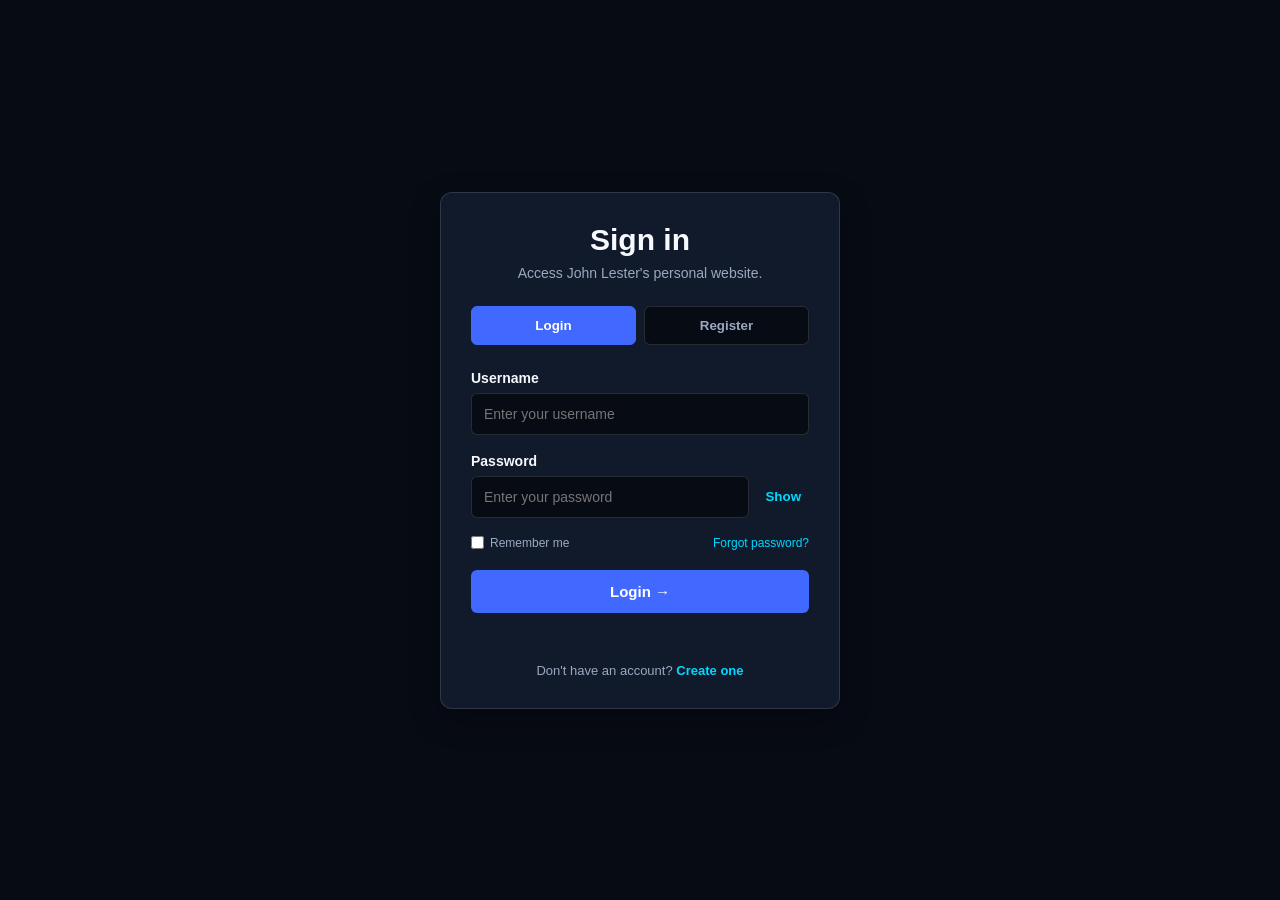
<file: index.html>
<!DOCTYPE html>
<html lang="en">
<head>
    <meta charset="UTF-8">
    <meta name="viewport" content="width=device-width, initial-scale=1.0">
    <title>Home | John Lester Francisco</title>
    <link rel="stylesheet" href="style.css">
    <script src="site.js"></script>
</head>
<body>

<header class="site-intro">
    <p>My Personal Website • Second-Year BSIT Student</p>
</header>

<main>
    <!-- HERO SECTION -->
    <section class="container hero">
        <div>
            <span class="badge">BSIT • COLLEGE OF COMPUTING AND INFORMATION SCIENCES</span>

            <h2>Hello, I'm <span>John Lester</span>.</h2>

            <p>
                I am a first-year Bachelor of Science in Information
                Technology student who enjoys learning about computers,
                programming, websites, and new technologies.
            </p>

            <div class="hero-buttons">
                <a class="btn" href="skills.html">Explore My Skills</a>
                <a class="btn secondary" href="contact.html">Contact Me</a>
            </div>
        </div>

        <div class="hero-card">
            <img src="IMAGES/les.png" alt="John Lester in graduation attire">
        </div>
    </section>

    <!-- ABOUT ME SECTION -->
    <section class="container">
        <div class="section-title">
            <h2>About <span>Me</span></h2>
            <p>
                I want to improve my skills and eventually create websites
                and useful computer applications.
            </p>
        </div>

        <div class="profile">
            <img src="IMAGES/les.png" alt="John Lester's profile photo">

            <div>
                <h3>My Journey</h3>
                <p>
                    I am motivated to learn computers, programming, and
                    new technologies. Every project gives me a chance to
                    practice, make mistakes, and improve.
                </p>
                <p style="margin-top: 15px;">
                    <strong style="color: #a8e63d;">
                        “Keep learning, keep improving, and never give up.”
                    </strong>
                </p>
            </div>
        </div>
    </section>
</main>

<footer>© 2026 John Lester Francisco • BSIT Student</footer>

</body>
</html>
</file>
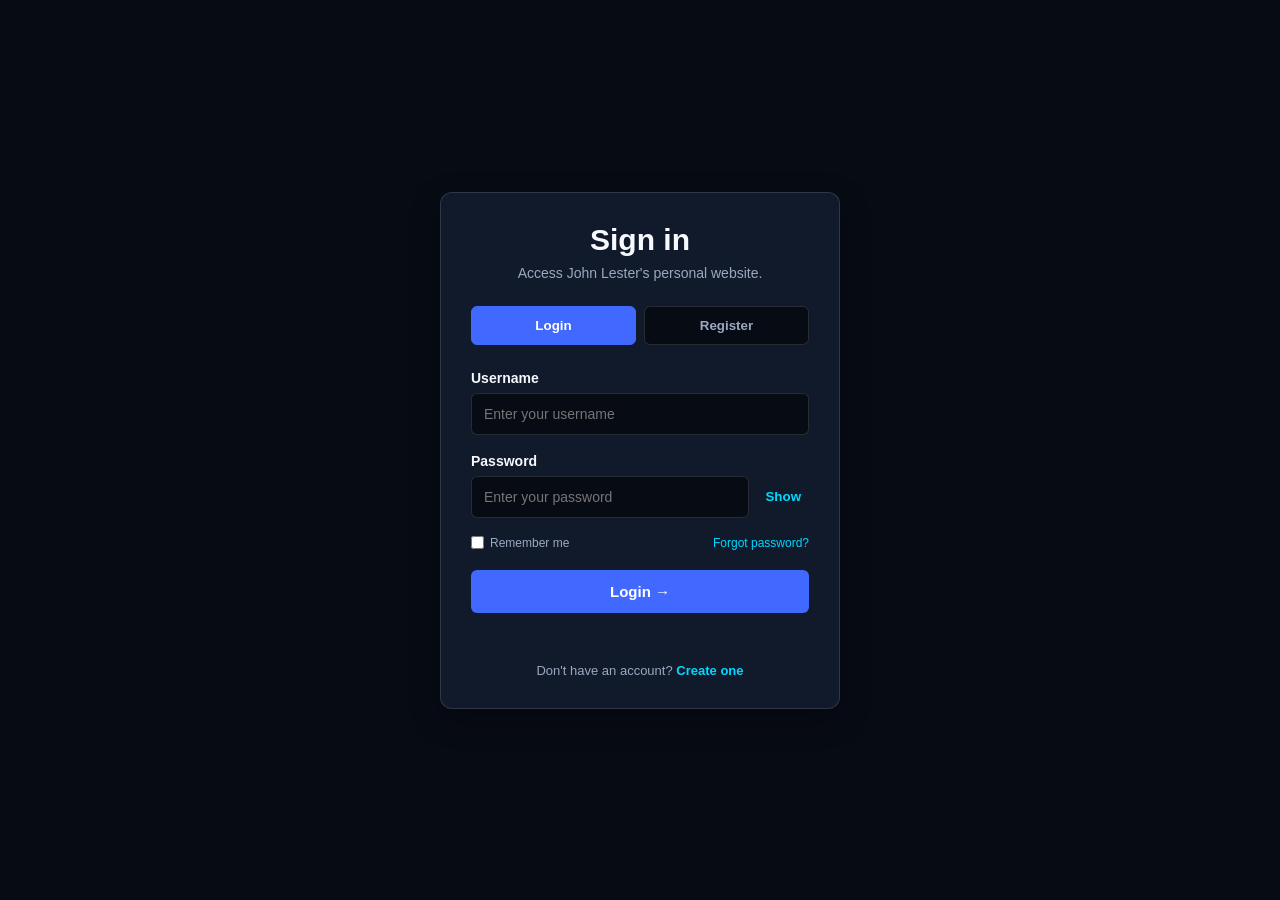
<file: contact.html>
<!DOCTYPE html>
<html lang="en">
<head>
<meta charset="UTF-8">
<meta name="viewport" content="width=device-width, initial-scale=1.0">
<title>Contact | John Lester</title>
<link rel="stylesheet" href="style.css">
<script src="site.js"></script>
</head>
<body>
<header><h1>Contact Me</h1><p>Send a message through this sample contact form.</p></header>
<main class="container">
<div class="section-title"><h2>Let's <span>Connect</span></h2><p>This is a front-end school project, so the form displays a confirmation instead of sending an actual email.</p></div>
<form class="contact-form" id="contactForm">
<input id="contactName" type="text" placeholder="Your name" aria-label="Your name" required>
<input id="contactEmail" type="email" placeholder="Your email" aria-label="Your email" required>
<textarea id="contactMessage" placeholder="Your message" aria-label="Your message" required></textarea>
<button class="btn" type="submit">Send message</button>
<p id="contactResult" role="status" style="text-align:center;"></p>
</form>
</main>
<footer>© 2026 John Lester Francisco</footer>
<script>
document.getElementById("contactForm").addEventListener("submit", function (e) {
    e.preventDefault();
    const result = document.getElementById("contactResult");
    result.textContent = "Thank you! Your message has been received for this demo.";
    result.style.color = "#a8e63d";
    this.reset();
});
</script>
</body>
</html>
</file>
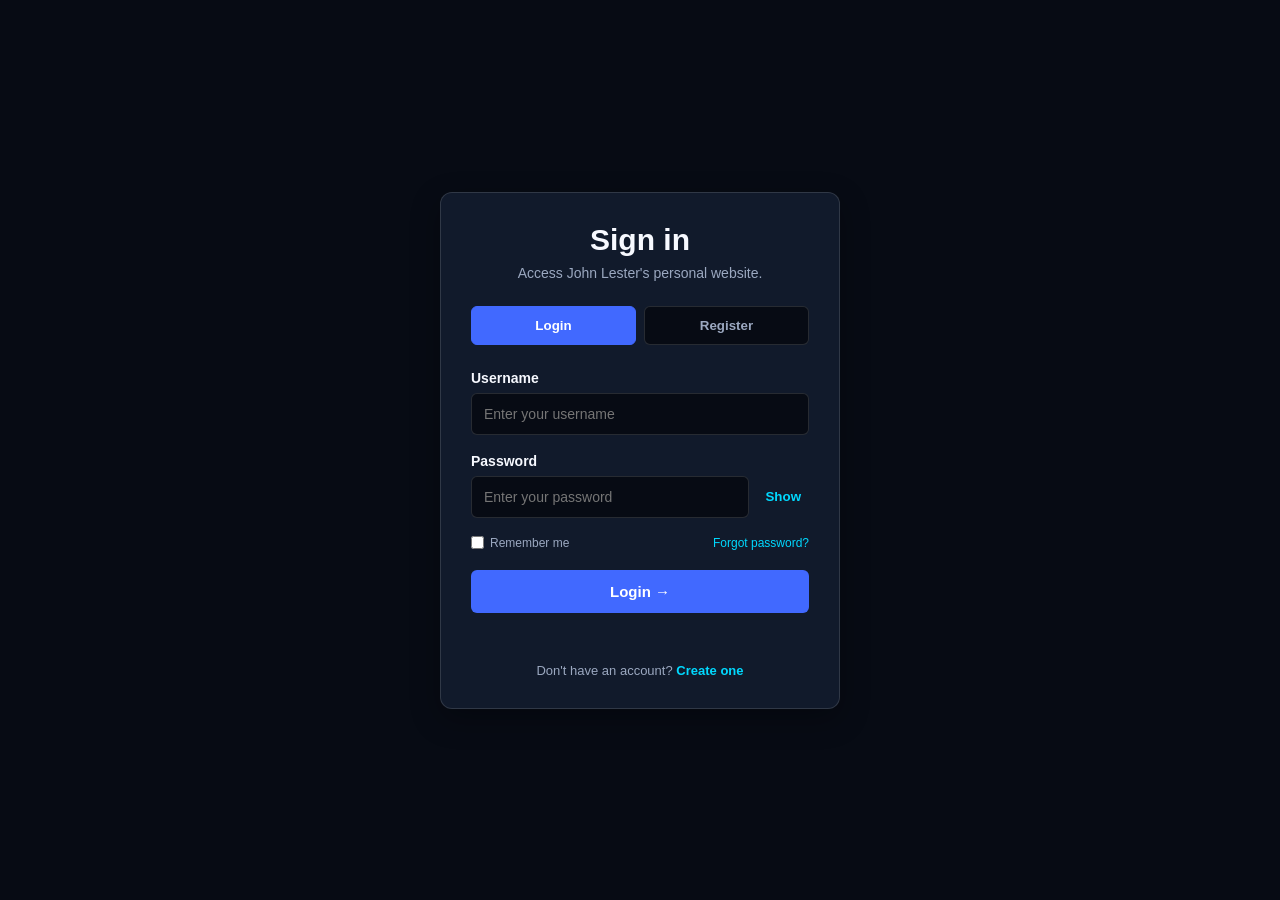
<file: funfacts.html>
<!DOCTYPE html>
<html lang="en">
<head>
<meta charset="UTF-8">
<meta name="viewport" content="width=device-width, initial-scale=1.0">
<title>Fun Facts | John Lester</title>
<link rel="stylesheet" href="style.css">
<script src="site.js"></script>
</head>
<body>
<header><h1>Fun Facts About Me</h1><p>A few simple things I enjoy.</p></header>
<main class="container">
<div class="section-title"><h2>Fun <span>Facts</span></h2><p>Hover over a card, or tap it, to reveal the back.</p></div>
<div class="card-grid">
<div class="fact-card"><div class="fact-inner"><div class="fact-front"><h3>🎮 Online Games</h3><p>I enjoy playing online games during my free time.</p></div><div class="fact-back"><h3>Why?</h3><p>Games are a fun way to relax and connect with friends.</p></div></div></div>
<div class="fact-card"><div class="fact-inner"><div class="fact-front"><h3>🎧 Music</h3><p>I like listening to music when studying or relaxing.</p></div><div class="fact-back"><h3>My vibe</h3><p>Music helps make ordinary moments more enjoyable.</p></div></div></div>
<div class="fact-card"><div class="fact-inner"><div class="fact-front"><h3>🏀 Basketball</h3><p>I enjoy playing basketball.</p></div><div class="fact-back"><h3>Active time</h3><p>It is a fun way to stay active and spend time with others.</p></div></div></div>
</div>
</main>
<footer>Simple things, good memories.</footer>

</body>
</html>
</file>
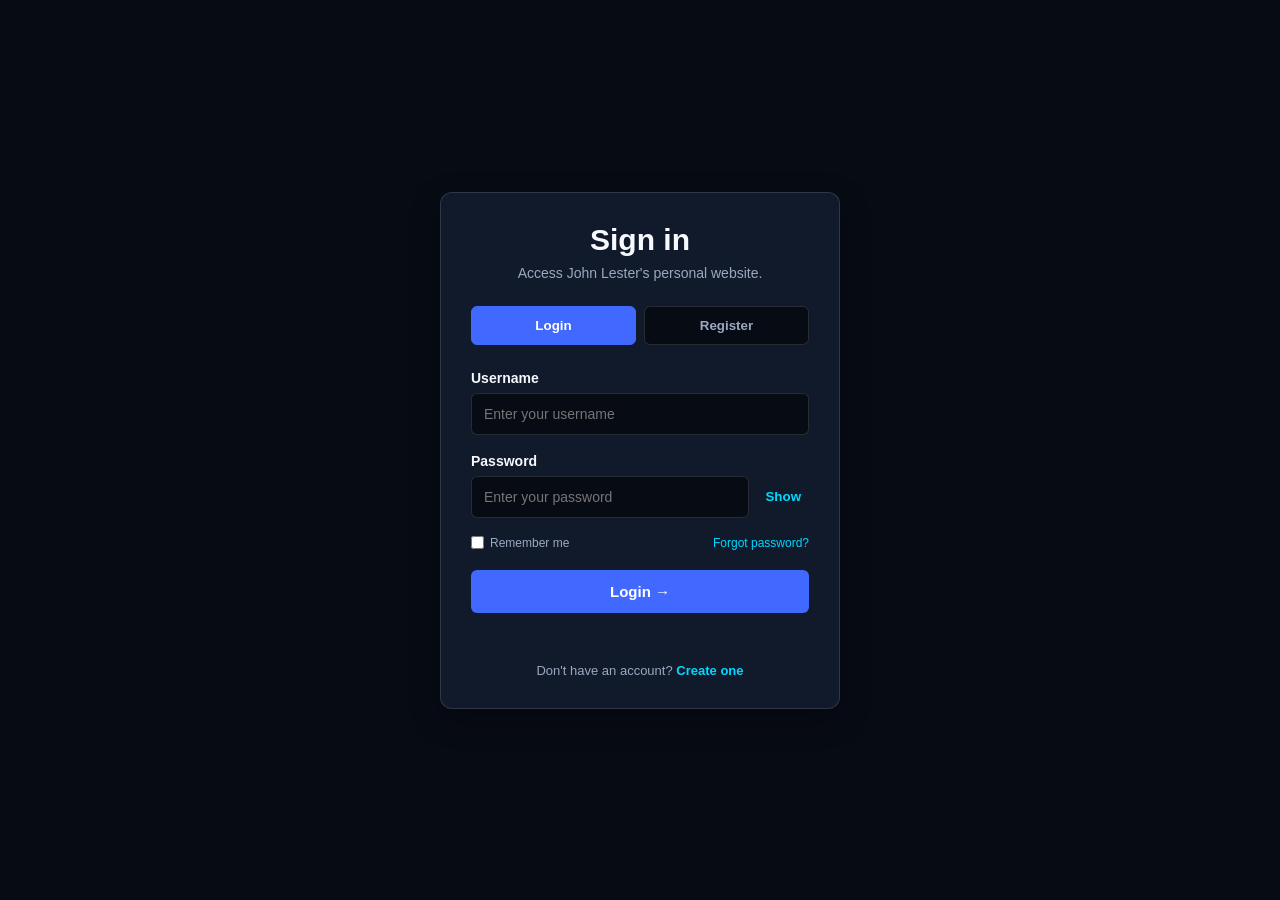
<file: gallery.html>
<!DOCTYPE html>
<html lang="en">
<head>
    <meta charset="UTF-8">
    <meta name="viewport" content="width=device-width, initial-scale=1.0">

    <title>Gallery | John Lester</title>
    <link rel="stylesheet" href="style.css">
    <script src="site.js"></script>

    <style>
        /* Slideshow */
        .slideshow {
            position: relative;
            max-width: 800px;
            margin: 25px auto;
            overflow: hidden;
            border-radius: 15px;
            background: #0d1422;
        }

        .slide {
            display: none;
            width: 100%;
        }

        .slide.active {
            display: block;
            animation: fadeEffect 0.6s ease;
        }

        .slide img {
            display: block;
            width: 100%;
            height: 420px;
            object-fit: contain;
            cursor: pointer;
        }

        .slide-caption {
            color: white;
            text-align: center;
            padding: 12px;
            background: #0d1422;
        }

        .slide-btn {
            position: absolute;
            top: 45%;
            border: none;
            padding: 12px 16px;
            background: rgba(0, 0, 0, 0.7);
            color: white;
            font-size: 22px;
            cursor: pointer;
            border-radius: 5px;
        }

        .slide-btn:hover {
            background: var(--blue);
        }

        .prev {
            left: 10px;
        }

        .next {
            right: 10px;
        }

        .slide-dots {
            text-align: center;
            margin: 15px 0 25px;
        }

        .dot {
            display: inline-block;
            width: 12px;
            height: 12px;
            margin: 5px;
            background: #aaa;
            border-radius: 50%;
            cursor: pointer;
            border: none;
        }

        .dot.active {
            background: var(--blue);
        }

        .gallery {
            margin-top: 30px;
        }

        @keyframes fadeEffect {
            from { opacity: 0.4; }
            to { opacity: 1; }
        }

        @media (max-width: 600px) {
            .slide img {
                height: 260px;
            }
        }
    </style>
</head>

<body>

<header>
    <h1>My Gallery</h1>
    <p>My projects and personal moments.</p>
</header>

<main class="container">

    <div class="section-title">
        <h2>My <span>Slideshow</span></h2>
        <p>Enjoy my personal pictures and memorable moments.</p>
    </div>

    <!-- Automatic Slideshow -->
    <div class="slideshow" id="slideshow">

        <div class="slide active">
            <img src="IMAGES/ddadad.jpg" alt="Gallery image 1">
            <div class="slide-caption">My Picture 1</div>
        </div>

        <div class="slide">
            <img src="IMAGES/fsfsssd.jpg" alt="Gallery image 2">
            <div class="slide-caption">My Picture 2</div>
        </div>

        <div class="slide">
            <img src="IMAGES/geeg.jpg" alt="Gallery image 3">
            <div class="slide-caption">My Picture 3</div>
        </div>

        <div class="slide">
            <img src="IMAGES/wwww.jpg" alt="Gallery image 4">
            <div class="slide-caption">My Picture 4</div>
        </div>

        <div class="slide">
            <img src="IMAGES/giiggigi.jpg" alt="Gallery image 5">
            <div class="slide-caption">My Picture 5</div>
        </div>

        <div class="slide">
            <img src="IMAGES/vvvv.jpg" alt="Gallery image 6">
            <div class="slide-caption">My Picture 6</div>
        </div>

        <button class="slide-btn prev" id="prevSlide"
                type="button" aria-label="Previous picture">&#10094;</button>

        <button class="slide-btn next" id="nextSlide"
                type="button" aria-label="Next picture">&#10095;</button>
    </div>

    <!-- Slideshow Dots -->
    <div class="slide-dots" id="slideDots"></div>

    <!-- All Pictures -->
    <div class="section-title">
        <h2>All My <span>Pictures</span></h2>
        <p>Click any picture to view it larger.</p>
    </div>

    <div class="gallery">
        <img src="IMAGES/ddadad.jpg" alt="Gallery image 1">
        <img src="IMAGES/fsfsssd.jpg" alt="Gallery image 2">
        <img src="IMAGES/geeg.jpg" alt="Gallery image 3">
        <img src="IMAGES/wwww.jpg" alt="Gallery image 4">
        <img src="IMAGES/giiggigi.jpg" alt="Gallery image 5">
        <img src="IMAGES/vvvv.jpg" alt="Gallery image 6">
    </div>

</main>

<!-- Image Lightbox -->
<div class="lightbox" id="lightbox">
    <button id="closeBox" type="button" aria-label="Close image">&times;</button>
    <img id="lightboxImage" src="" alt="Selected image">
</div>

<footer>
    My photos • My projects • My journey
</footer>

<script>
    // SLIDESHOW
    const slides = document.querySelectorAll(".slide");
    const dotsContainer = document.getElementById("slideDots");

    let currentSlide = 0;
    let slideshowTimer;

    // Create one dot for each slide
    slides.forEach((slide, index) => {
        const dot = document.createElement("button");

        dot.type = "button";
        dot.className = "dot";
        dot.setAttribute("aria-label", "Show picture " + (index + 1));

        dot.addEventListener("click", () => {
            showSlide(index);
            restartSlideshow();
        });

        dotsContainer.appendChild(dot);
    });

    const dots = dotsContainer.querySelectorAll(".dot");

    function showSlide(index) {
        slides[currentSlide].classList.remove("active");
        dots[currentSlide].classList.remove("active");

        currentSlide = (index + slides.length) % slides.length;

        slides[currentSlide].classList.add("active");
        dots[currentSlide].classList.add("active");
    }

    function nextSlide() {
        showSlide(currentSlide + 1);
    }

    function previousSlide() {
        showSlide(currentSlide - 1);
    }

    function startSlideshow() {
        slideshowTimer = setInterval(nextSlide, 3000);
    }

    function restartSlideshow() {
        clearInterval(slideshowTimer);
        startSlideshow();
    }

    document.getElementById("nextSlide").addEventListener("click", () => {
        nextSlide();
        restartSlideshow();
    });

    document.getElementById("prevSlide").addEventListener("click", () => {
        previousSlide();
        restartSlideshow();
    });

    // Start with the first picture
    dots[0].classList.add("active");
    if (!window.matchMedia("(prefers-reduced-motion: reduce)").matches) startSlideshow();

    // Pause automatic slideshow when the pointer is over it
    const slideshow = document.getElementById("slideshow");

    slideshow.addEventListener("mouseenter", () => {
        clearInterval(slideshowTimer);
    });

    slideshow.addEventListener("mouseleave", () => {
        clearInterval(slideshowTimer);
        if (!window.matchMedia("(prefers-reduced-motion: reduce)").matches) startSlideshow();
    });

    // LIGHTBOX: click a picture to enlarge it
    const lightbox = document.getElementById("lightbox");
    const lightboxImage = document.getElementById("lightboxImage");

    document.querySelectorAll(".gallery img, .slide img").forEach(img => {
        img.addEventListener("click", () => {
            lightboxImage.src = img.src;
            lightboxImage.alt = img.alt;
            lightbox.classList.add("show");
        });
    });

    document.getElementById("closeBox").addEventListener("click", () => {
        lightbox.classList.remove("show");
    });

    document.addEventListener("keydown", event => {
        if (event.key === "Escape") lightbox.classList.remove("show");
    });

    lightbox.addEventListener("click", event => {
        if (event.target === lightbox) {
            lightbox.classList.remove("show");
        }
    });

</script>

</body>
</html>
</file>
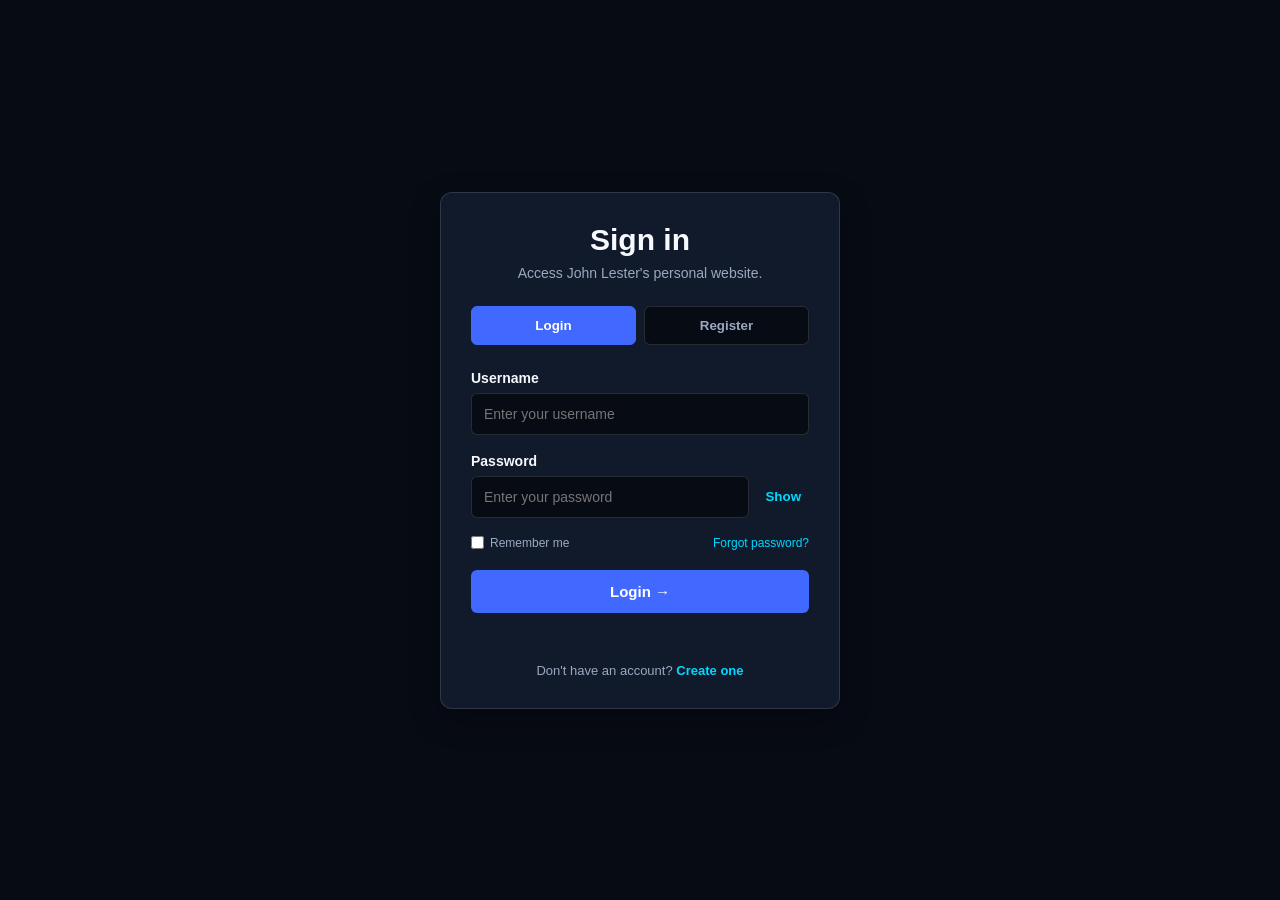
<file: goals.html>
<!DOCTYPE html>
<html lang="en">
<head>
<meta charset="UTF-8">
<meta name="viewport" content="width=device-width, initial-scale=1.0">
<title>Goals | John Lester</title>
<link rel="stylesheet" href="style.css">
<script src="site.js"></script>
</head>
<body>
<header><h1>My Goals</h1><p>My goals as a student and future IT professional.</p></header>
<main class="container">
<div class="section-title"><h2>My <span>Goals</span></h2><p>Select a card to see more about each goal.</p></div>
<div class="card-grid goal-grid">
<div class="card goal-card"><h3>Improve Programming</h3><p>Build stronger programming fundamentals.</p><div class="details">I want to improve my knowledge of HTML, CSS, JavaScript, and other programming languages to become a better programmer.</div></div>
<div class="card goal-card"><h3>Create Better Websites</h3><p>I want to design attractive, responsive, and user-friendly websites that are useful to other people.</p><div class="details">Learn responsive design, accessibility, UI design, and better user experience.</div></div>
<div class="card goal-card"><h3>Build Projects</h3><p>Turn ideas into working applications.</p><div class="details">Create school projects that solve simple real-world problems.</div></div>
<div class="card goal-card"><h3>Grow as an IT Professional</h3><p>Prepare for my future career in IT.</p><div class="details">Continue learning, develop communication skills, and gain practical experience.</div></div>
</div>
</main>
<footer>Future IT professional in progress.</footer>

</body>
</html>
</file>
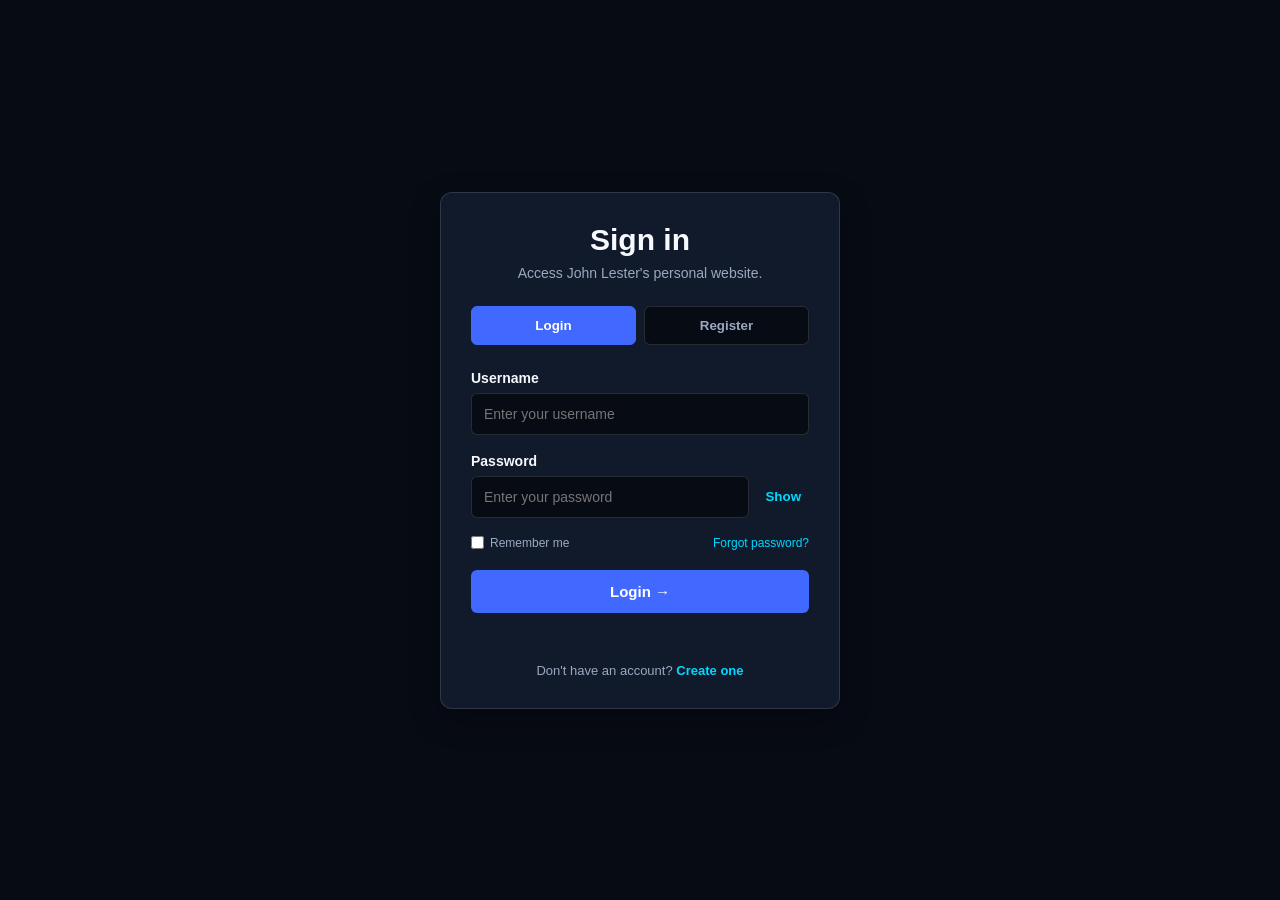
<file: login.html>
<!DOCTYPE html>
<html lang="en">
<head>
    <meta charset="UTF-8">
    <meta name="viewport" content="width=device-width, initial-scale=1.0">

    <title>Login | John Lester</title>
    <link rel="stylesheet" href="login_style.css">
</head>
<body>

    <main class="login-container">
        <section class="login-card">

            <h1 id="formTitle">Sign in</h1>

            <p class="subtitle" id="formSubtitle">
                Welcome to John Lester's personal website.
            </p>

            <!-- Login and Register Buttons -->
            <div class="mode-switch">
                <button type="button" class="mode-btn active" id="loginMode">
                    Login
                </button>

                <button type="button" class="mode-btn" id="signupMode">
                    Register
                </button>
            </div>

            <form id="authForm">

                <!-- Username: Registration Only -->
                <div class="input-group signup-only hidden">
                    <label for="name">Full Name</label>
                    <input
                        type="text"
                        id="name"
                        placeholder="Enter your full name"
                        autocomplete="name"
                        maxlength="80">
                </div>

                <!-- Username -->
                <div class="input-group">
                    <label for="username">Username</label>
                    <input
                        type="text"
                        id="username"
                        placeholder="Enter your username"
                        autocomplete="username"
                        minlength="3"
                        maxlength="40"
                        required>
                </div>

                <!-- Password -->
                <div class="input-group">
                    <label for="password">Password</label>

                    <div class="password-box">
                        <input
                            type="password"
                            id="password"
                            placeholder="Enter your password"
                            autocomplete="current-password"
                            required>

                        <button
                            type="button"
                            id="showPassword"
                            class="show-pass">
                            Show
                        </button>
                    </div>
                </div>

                <!-- Confirm Password: Registration Only -->
                <div class="input-group signup-only hidden">
                    <label for="confirmPassword">Confirm Password</label>
                    <input
                        type="password"
                        id="confirmPassword"
                        placeholder="Confirm your password"
                        autocomplete="new-password"
                        minlength="6">
                </div>

                <!-- Login Options -->
                <div class="form-row" id="loginOptions">
                    <label class="remember">
                        <input type="checkbox" id="remember">
                        Remember me
                    </label>

                    <a href="#" id="forgotPassword">
                        Forgot password?
                    </a>
                </div>

                <!-- Submit Button -->
                <button type="submit" class="submit-btn" id="submitBtn">
                    Login
                </button>

                <p class="message" id="message" aria-live="polite" role="status"></p>

            </form>

            <!-- Switch Between Login and Registration -->
            <p class="switch-text" id="switchText">
                Don't have an account?
                <button type="button" id="switchBtn">Create one</button>
            </p>

        </section>
    </main>

    <script src="script.js"></script>

</body>
</html>
</file>
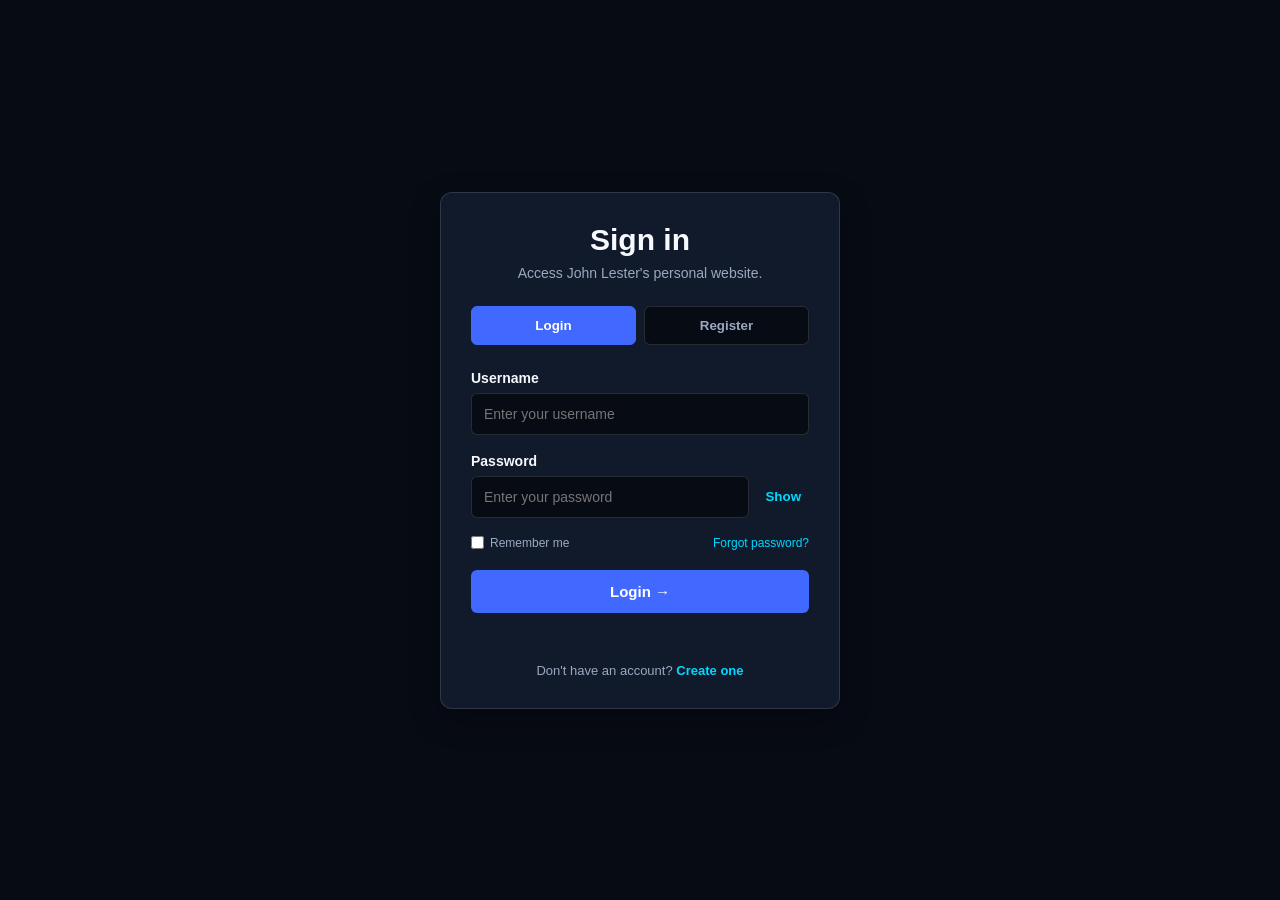
<file: skills.html>
<!DOCTYPE html>
<html lang="en">
<head>
<meta charset="UTF-8">
<meta name="viewport" content="width=device-width, initial-scale=1.0">
<title>Skills | John Lester</title>
<link rel="stylesheet" href="style.css">
<script src="site.js"></script>
</head>
<body>
<header><h1>My Skills</h1><p>Skills I am developing as a BSIT student.</p></header>
<main class="container">
<div class="section-title"><h2>Skills I'm <span>Developing</span></h2><p>These are some of the technologies I am currently practicing.</p></div>
<div class="card-grid">
<div class="card"><div class="icon">🌐</div><h3>HTML</h3><p>Creating the structure and content of websites.</p><div class="skill-bar"><div class="skill-top"><span>Learning</span><span>80%</span></div><div class="bar"><span style="width:80%"></span></div></div></div>
<div class="card"><div class="icon">🎨</div><h3>CSS</h3><p>Designing layouts, colors, responsive pages, and animations.</p><div class="skill-bar"><div class="skill-top"><span>Learning</span><span>75%</span></div><div class="bar"><span style="width:75%"></span></div></div></div>
<div class="card"><div class="icon">⚡</div><h3>JavaScript</h3><p>Adding interaction, validation, and dynamic behavior.</p><div class="skill-bar"><div class="skill-top"><span>Learning</span><span>65%</span></div><div class="bar"><span style="width:65%"></span></div></div></div>
</div>
</main>
<footer>Keep learning. Keep improving.</footer>

</body>
</html>
</file>
<file: style.css>
@import url('https://fonts.googleapis.com/css2?family=Inter:wght@400;500;600;700;800&display=swap');

/* ========================================
   COLOR VARIABLES
======================================== */

:root {
    --black: #070b14;
    --navy: #0c1322;
    --blue: #4169ff;
    --cyan: #00d9ff;
    --lime: #a8e63d;
    --white: #f6f8ff;
    --muted: #9ba8c0;
    --line: rgba(255,255,255,.11);
}

/* ========================================
   GENERAL STYLES
======================================== */

* {
    box-sizing: border-box;
    margin: 0;
    padding: 0;
}

html {
    scroll-behavior: smooth;
}

body {
    font-family: Inter, Arial, sans-serif;
    background:
        radial-gradient(circle at 10% 0%, rgba(65,105,255,.13), transparent 25%),
        var(--black);
    color: var(--white);
    line-height: 1.6;
}

/* Background grid effect */
body::before {
    content: "";
    position: fixed;
    inset: 0;
    pointer-events: none;
    background-image:
        linear-gradient(rgba(255,255,255,.025) 1px, transparent 1px),
        linear-gradient(90deg, rgba(255,255,255,.025) 1px, transparent 1px);
    background-size: 35px 35px;
    mask-image: linear-gradient(to bottom, black, transparent);
    z-index: -1;
}

a {
    color: inherit;
    text-decoration: none;
}

/* ========================================
   HEADER
======================================== */

header {
    padding: 38px 8% 22px;
    background: linear-gradient(180deg, #0d1628, #080d17);
    border-bottom: 1px solid var(--line);
}

header h1 {
    font-size: clamp(26px, 4vw, 42px);
}

header p {
    color: var(--muted);
    margin-top: 6px;
}

/* ========================================
   MAIN CONTAINER
======================================== */

.container {
    width: min(1100px, 90%);
    margin: auto;
    padding: 65px 0;
}

/* ========================================
   HERO SECTION
======================================== */

.hero {
    min-height: 72vh;
    display: grid;
    grid-template-columns: 1.1fr .9fr;
    align-items: center;
    gap: 45px;
}

.badge {
    display: inline-block;
    color: var(--lime);
    border: 1px solid rgba(168,230,61,.3);
    background: rgba(168,230,61,.07);
    padding: 7px 12px;
    border-radius: 99px;
    font-size: 11px;
    font-weight: 800;
    letter-spacing: 1px;
}

h2 {
    font-size: clamp(30px, 5vw, 54px);
    line-height: 1.1;
    margin: 17px 0;
}

h2 span {
    color: var(--cyan);
}

p {
    color: var(--muted);
}

/* Hero buttons */
.hero-buttons {
    display: flex;
    gap: 12px;
    margin-top: 25px;
    flex-wrap: wrap;
}

.btn {
    display: inline-block;
    padding: 12px 18px;
    border-radius: 9px;
    font-weight: 800;
    font-size: 13px;
    background: var(--blue);
    transition: .2s;
}

.btn:hover {
    transform: translateY(-2px);
    box-shadow: 0 8px 20px rgba(65,105,255,.25);
}

.btn.secondary {
    background: #151f33;
    border: 1px solid var(--line);
}

/* Hero image card */
.hero-card {
    position: relative;
    min-height: 390px;
    background: linear-gradient(135deg, #4169ff, #263fbd);
    border: 1px solid rgba(255,255,255,.4);
    overflow: hidden;
    padding: 28px;
    box-shadow: 0 30px 70px rgba(0,0,0,.3);
}

.hero-card img {
    width: 100%;
    height: 100%;
    object-fit: contain;
    position: relative;
    z-index: 2;
}

/* ========================================
   SECTION TITLES
======================================== */

.section-title {
    text-align: center;
    margin-bottom: 35px;
}

.section-title h2 {
    font-size: 35px;
}

.section-title p {
    max-width: 650px;
    margin: auto;
}

/* ========================================
   CARDS
======================================== */

.card-grid {
    display: grid;
    grid-template-columns: repeat(3, 1fr);
    gap: 18px;
}

.card {
    background: rgba(13,20,34,.9);
    border: 1px solid var(--line);
    border-radius: 15px;
    padding: 24px;
    transition: .25s;
}

.card:hover {
    transform: translateY(-5px);
    border-color: rgba(0,217,255,.35);
}

.card h3 {
    margin-bottom: 8px;
    color: #dce6ff;
}

.card .icon {
    font-size: 30px;
    margin-bottom: 12px;
}

/* ========================================
   PROFILE / ABOUT ME
======================================== */

.profile {
    display: grid;
    grid-template-columns: 250px 1fr;
    gap: 35px;
    align-items: center;
}

.profile img {
    width: 100%;
    aspect-ratio: 1;
    object-fit: cover;
    border-radius: 18px;
    border: 1px solid var(--line);
}

/* ========================================
   SKILLS SECTION
======================================== */

.skill-bar {
    margin: 17px 0;
}

.skill-top {
    display: flex;
    justify-content: space-between;
    gap: 10px;
    font-size: 13px;
    margin-bottom: 7px;
}

.bar {
    height: 8px;
    background: #151e30;
    border-radius: 99px;
    overflow: hidden;
}

.bar span {
    display: block;
    height: 100%;
    background: linear-gradient(90deg, var(--blue), var(--cyan));
    border-radius: inherit;
}

/* ========================================
   GOALS SECTION
======================================== */

.goal-grid {
    display: grid;
    grid-template-columns: repeat(2, 1fr);
    gap: 18px;
}

.goal-card {
    cursor: pointer;
    min-height: 160px;
}

.goal-card .details {
    display: none;
    margin-top: 10px;
}

.goal-card.open .details {
    display: block;
}

/* ========================================
   FUN FACTS SECTION
======================================== */

.fact-card {
    perspective: 1000px;
    min-height: 180px;
}

.fact-inner {
    position: relative;
    height: 100%;
    min-height: 180px;
    transition: transform .6s;
    transform-style: preserve-3d;
}

.fact-card:hover .fact-inner,
.fact-card.flipped .fact-inner,
.fact-card:focus-visible .fact-inner {
    transform: rotateY(180deg);
}

.fact-front,
.fact-back {
    position: absolute;
    inset: 0;
    backface-visibility: hidden;
    border: 1px solid var(--line);
    border-radius: 15px;
    padding: 25px;
    background: #0d1422;
}

.fact-back {
    transform: rotateY(180deg);
    background: linear-gradient(135deg, #182c68, #0d1422);
}

/* ========================================
   GALLERY
======================================== */

.gallery {
    display: grid;
    grid-template-columns: repeat(3, 1fr);
    gap: 14px;
}

.gallery img {
    width: 100%;
    height: 210px;
    object-fit: cover;
    border-radius: 12px;
    border: 1px solid var(--line);
    cursor: pointer;
    transition: .25s;
}

.gallery img:hover {
    transform: scale(1.02);
    border-color: var(--cyan);
}

/* ========================================
   CONTACT FORM
======================================== */

form.contact-form {
    max-width: 700px;
    margin: auto;
    display: grid;
    gap: 14px;
}

input,
textarea,
select {
    width: 100%;
    padding: 13px 14px;
    background: #0d1422;
    border: 1px solid var(--line);
    border-radius: 9px;
    color: white;
    font-family: inherit;
    outline: none;
}

textarea {
    min-height: 150px;
    resize: vertical;
}

input:focus,
textarea:focus,
select:focus {
    border-color: var(--cyan);
    box-shadow: 0 0 0 2px rgba(0,217,255,.08);
}

/* ========================================
   FOOTER
======================================== */

footer {
    text-align: center;
    padding: 30px 8%;
    color: #687590;
    border-top: 1px solid var(--line);
}

/* ========================================
   GALLERY LIGHTBOX
======================================== */

.lightbox {
    display: none;
    position: fixed;
    inset: 0;
    z-index: 100;
    background: rgba(0,0,0,.88);
    place-items: center;
    padding: 30px;
}

.lightbox.show {
    display: grid;
}

.lightbox img {
    max-width: 90%;
    max-height: 85vh;
    border-radius: 12px;
}

.lightbox button {
    position: absolute;
    top: 20px;
    right: 25px;
    border: 0;
    background: white;
    color: black;
    width: 38px;
    height: 38px;
    border-radius: 50%;
    cursor: pointer;
    font-size: 20px;
}

/* ========================================
   TABLET RESPONSIVE
======================================== */

@media (max-width: 800px) {
    .hero,
    .profile {
        grid-template-columns: 1fr;
    }

    .card-grid,
    .gallery {
        grid-template-columns: repeat(2, 1fr);
    }

    .goal-grid {
        grid-template-columns: 1fr;
    }

    .hero-card {
        min-height: 300px;
    }

    .profile img {
        max-width: 300px;
        margin: auto;
    }
}

/* ========================================
   MOBILE RESPONSIVE
======================================== */

@media (max-width: 500px) {
    header {
        padding: 25px 5% 18px;
    }

    .container {
        width: 90%;
        padding: 45px 0;
    }

    .card-grid,
    .gallery {
        grid-template-columns: 1fr;
    }

    .hero {
        gap: 25px;
    }

    .hero-card {
        min-height: 230px;
        padding: 18px;
    }

    .section-title h2 {
        font-size: 30px;
    }

    .lightbox {
        padding: 15px;
    }

    .lightbox img {
        max-width: 100%;
    }
}


/* ========================================
   NAVIGATION (shared, built by site.js)
======================================== */

.site-nav {
    position: sticky;
    top: 0;
    z-index: 50;
    background: rgba(7,11,20,.92);
    border-bottom: 1px solid var(--line);
    backdrop-filter: blur(15px);
    transition: transform .3s ease, box-shadow .3s ease;
}

.site-nav.scrolled { box-shadow: 0 10px 30px rgba(0,0,0,.35); }
.site-nav.hidden { transform: translateY(-100%); }

.nav-bar {
    width: min(1180px, 94%);
    margin: auto;
    min-height: 64px;
    display: flex;
    align-items: center;
    justify-content: space-between;
    gap: 18px;
}

/* Name sits on the left */
.nav-name {
    color: var(--white);
    font-size: clamp(15px, 1.7vw, 19px);
    font-weight: 800;
    letter-spacing: .2px;
    white-space: nowrap;
    padding: 6px 0;
}

.nav-name:hover { color: var(--cyan); }

.nav-links {
    display: flex;
    align-items: center;
    gap: 6px;
}

.nav-links a,
.about-toggle {
    position: relative;
    display: inline-flex;
    align-items: center;
    gap: 7px;
    padding: 9px 14px;
    border: 0;
    border-radius: 8px;
    background: transparent;
    color: #b9c5dc;
    font-family: inherit;
    font-size: 13px;
    font-weight: 700;
    cursor: pointer;
    transition: color .2s ease, background .2s ease;
}

.nav-links a:hover,
.about-toggle:hover,
.about-toggle:focus-visible,
.nav-links a:focus-visible {
    color: #fff;
    background: rgba(65,105,255,.22);
    outline: none;
}

/* Current page: underline marker instead of a filled button */
.nav-links a[aria-current="page"],
.about-toggle.is-current {
    color: #fff;
}

.nav-links > a[aria-current="page"]::after,
.about-toggle.is-current::after {
    content: "";
    position: absolute;
    left: 14px;
    right: 14px;
    bottom: 3px;
    height: 2px;
    border-radius: 2px;
    background: var(--cyan);
}

.nav-links a.logout { color: #ff8da7; }
.nav-links a.logout:hover { color: #fff; background: #a52a49; }

.about-toggle .arrow {
    font-size: 11px;
    transition: transform .25s ease;
}

.about-toggle[aria-expanded="true"] .arrow { transform: rotate(180deg); }

.nav-dropdown { position: relative; }

.dropdown-menu {
    position: absolute;
    top: calc(100% + 10px);
    left: 0;
    min-width: 175px;
    padding: 8px;
    background: var(--navy);
    border: 1px solid var(--line);
    border-radius: 12px;
    box-shadow: 0 15px 35px rgba(0,0,0,.45);
    visibility: hidden;
    opacity: 0;
    pointer-events: none;
    transform: translateY(-8px);
    transition: opacity .2s ease, transform .2s ease, visibility .2s;
}

.dropdown-menu.show {
    visibility: visible;
    opacity: 1;
    pointer-events: auto;
    transform: translateY(0);
}

.dropdown-menu a {
    display: flex;
    margin: 2px 0;
    color: var(--muted);
}

.dropdown-menu a[aria-current="page"] {
    color: #fff;
    background: rgba(65,105,255,.3);
}

.dropdown-menu a[aria-current="page"]::after { display: none; }

.nav-burger {
    display: none;
    width: 42px;
    height: 42px;
    border: 1px solid var(--line);
    border-radius: 10px;
    background: transparent;
    cursor: pointer;
    flex-direction: column;
    align-items: center;
    justify-content: center;
    gap: 5px;
}

.nav-burger span {
    display: block;
    width: 18px;
    height: 2px;
    border-radius: 2px;
    background: var(--white);
    transition: transform .25s ease, opacity .2s ease;
}

.nav-burger.open span:nth-child(1) { transform: translateY(7px) rotate(45deg); }
.nav-burger.open span:nth-child(2) { opacity: 0; }
.nav-burger.open span:nth-child(3) { transform: translateY(-7px) rotate(-45deg); }

.nav-progress {
    position: absolute;
    left: 0;
    bottom: -1px;
    width: 100%;
    height: 2px;
    background: linear-gradient(90deg, var(--blue), var(--cyan));
    transform: scaleX(0);
    transform-origin: left;
}

@media (max-width: 760px) {
    .nav-burger { display: flex; }

    .nav-links {
        position: absolute;
        top: 100%;
        left: 0;
        right: 0;
        flex-direction: column;
        align-items: stretch;
        gap: 2px;
        padding: 10px 3% 16px;
        background: #070b14;
        border-bottom: 1px solid var(--line);
        visibility: hidden;
        opacity: 0;
        pointer-events: none;
        transform: translateY(-10px);
        transition: opacity .25s ease, transform .25s ease, visibility .25s;
    }

    .nav-links.open {
        visibility: visible;
        opacity: 1;
        pointer-events: auto;
        transform: translateY(0);
    }

    .nav-links a,
    .about-toggle {
        width: 100%;
        padding: 13px 14px;
        font-size: 14px;
    }

    .nav-links > a[aria-current="page"],
    .about-toggle.is-current { background: rgba(65,105,255,.2); }

    .nav-links > a[aria-current="page"]::after,
    .about-toggle.is-current::after { display: none; }

    .about-toggle { justify-content: space-between; }

    /* About becomes an accordion inside the drawer */
    .dropdown-menu {
        position: static;
        display: none;
        visibility: visible;
        opacity: 1;
        transform: none;
        pointer-events: auto;
        margin: 2px 0 4px 12px;
        border: 0;
        border-left: 2px solid var(--line);
        border-radius: 0;
        box-shadow: none;
        background: transparent;
        padding: 0 0 0 8px;
    }

    .dropdown-menu.show { display: block; }
}

/* ========================================
   PANEL FLOW (page transitions + reveal)
======================================== */

body > header,
body > main,
body > .pager,
body > footer {
    transition: opacity .26s ease, transform .26s ease;
}

body.leave-next > header, body.leave-next > main, body.leave-next > .pager, body.leave-next > footer { opacity: 0; transform: translateX(-28px); }
body.leave-prev > header, body.leave-prev > main, body.leave-prev > .pager, body.leave-prev > footer { opacity: 0; transform: translateX(28px); }

body.enter-next > header, body.enter-next > main, body.enter-next > .pager, body.enter-next > footer { animation: flowInNext .45s ease both; }
body.enter-prev > header, body.enter-prev > main, body.enter-prev > .pager, body.enter-prev > footer { animation: flowInPrev .45s ease both; }

@keyframes flowInNext { from { opacity: 0; transform: translateX(34px); } to { opacity: 1; transform: none; } }
@keyframes flowInPrev { from { opacity: 0; transform: translateX(-34px); } to { opacity: 1; transform: none; } }

/* Panels rise in as they enter the screen (only when JavaScript is running) */
.js [data-reveal] {
    opacity: 0;
    transform: translateY(18px);
    transition: opacity .5s ease var(--d, 0ms), transform .5s ease var(--d, 0ms), border-color .25s;
}

.js [data-reveal].in { opacity: 1; transform: none; }

/* Skill bars fill when their card appears */
.js .bar span {
    transform: scaleX(0);
    transform-origin: left;
    transition: transform .9s cubic-bezier(.2,.7,.2,1) .25s;
}

.js .card.in .bar span { transform: scaleX(1); }

/* Previous / Next */
.pager {
    width: min(1100px, 90%);
    margin: 0 auto 50px;
    display: flex;
    justify-content: space-between;
    gap: 14px;
}

.pager a {
    display: grid;
    gap: 2px;
    min-width: 150px;
    padding: 14px 20px;
    border: 1px solid var(--line);
    border-radius: 12px;
    background: rgba(13,20,34,.9);
    transition: border-color .2s ease, transform .2s ease, background .2s ease;
}

.pager a small { color: var(--muted); font-size: 12px; }
.pager a span { font-weight: 800; color: var(--white); }
.pager-next { margin-left: auto; text-align: right; }
.pager a:hover, .pager a:focus-visible { border-color: rgba(0,217,255,.5); background: rgba(65,105,255,.15); outline: none; }
.pager-prev:hover { transform: translateX(-3px); }
.pager-next:hover { transform: translateX(3px); }

/* Keyboard focus */
.goal-card:focus-visible,
.fact-card:focus-visible,
.btn:focus-visible { outline: 2px solid var(--cyan); outline-offset: 3px; }

.site-intro { padding: 14px 8% 0; text-align: center; background: none; border: 0; }
.site-intro p { margin: 0; }

@media (prefers-reduced-motion: reduce) {
    *, *::before, *::after {
        animation-duration: .01ms !important;
        transition-duration: .01ms !important;
        scroll-behavior: auto !important;
    }
}

/* Keep the hover lift on cards after they have revealed */
.js .card[data-reveal].in:hover { transform: translateY(-5px); }
.js .hero-card[data-reveal].in:hover { transform: translateY(-5px); box-shadow: 0 25px 60px rgba(65,105,255,.25); }

/* Hero entrance and floating portrait */
.hero-card img { animation: gentleFloat 4s ease-in-out infinite; }
@keyframes gentleFloat { 0%,100% { transform: translateY(0); } 50% { transform: translateY(-8px); } }
.hero-card { border-radius: 22px; }
.hero-card img { object-position: center top; }
.btn:active { transform: scale(.97); }
</file>
<file: login_style.css>
/* GENERAL SETTINGS */
* {
    box-sizing: border-box;
    margin: 0;
    padding: 0;
}

:root {
    --black: #070b14;
    --navy: #111a2b;
    --blue: #4169ff;
    --cyan: #00d9ff;
    --white: #f7f9ff;
    --muted: #9ba8c0;
    --line: rgba(255, 255, 255, 0.13);
}

body {
    min-height: 100vh;
    display: flex;
    justify-content: center;
    align-items: center;
    padding: 20px;

    font-family: Arial, sans-serif;
    color: var(--white);
    background: var(--black);
}

/* LOGIN CONTAINER */
.login-container {
    width: 100%;
    max-width: 400px;
}

/* LOGIN CARD */
.login-card {
    width: 100%;
    padding: 30px;
    background: var(--navy);
    border: 1px solid var(--line);
    border-radius: 12px;
    box-shadow: 0 10px 30px rgba(0, 0, 0, 0.3);
}

.login-card h1 {
    font-size: 30px;
    margin-bottom: 8px;
    text-align: center;
}

.subtitle {
    color: var(--muted);
    text-align: center;
    font-size: 14px;
    margin-bottom: 25px;
}

/* LOGIN AND REGISTER BUTTONS */
.mode-switch {
    display: flex;
    gap: 8px;
    margin-bottom: 25px;
}

.mode-btn {
    flex: 1;
    padding: 11px;
    color: var(--muted);
    background: var(--black);
    border: 1px solid var(--line);
    border-radius: 6px;
    cursor: pointer;
    font-weight: bold;
}

.mode-btn.active {
    background: var(--blue);
    color: white;
    border-color: var(--blue);
}

/* INPUT FIELDS */
.input-group {
    margin-bottom: 18px;
}

.input-group label {
    display: block;
    margin-bottom: 7px;
    font-size: 14px;
    font-weight: bold;
}

.input-group input {
    width: 100%;
    padding: 12px;
    color: white;
    background: var(--black);
    border: 1px solid var(--line);
    border-radius: 6px;
    outline: none;
    font-size: 14px;
}

.input-group input:focus {
    border-color: var(--cyan);
}

/* PASSWORD FIELD */
.password-box {
    display: flex;
    align-items: center;
    gap: 8px;
}

.password-box input {
    min-width: 0;
    flex: 1;
}

.show-pass {
    padding: 8px;
    color: var(--cyan);
    background: transparent;
    border: none;
    cursor: pointer;
    font-weight: bold;
}

/* REMEMBER ME AND FORGOT PASSWORD */
.form-row {
    display: flex;
    justify-content: space-between;
    align-items: center;
    gap: 10px;
    margin: 5px 0 20px;
    font-size: 12px;
}

.remember {
    display: flex;
    align-items: center;
    gap: 6px;
    color: var(--muted);
}

.remember input {
    width: auto;
}

.form-row a,
.switch-text button {
    color: var(--cyan);
    text-decoration: none;
}

/* LOGIN BUTTON */
.submit-btn {
    width: 100%;
    padding: 13px;
    color: white;
    background: var(--blue);
    border: none;
    border-radius: 6px;
    font-size: 15px;
    font-weight: bold;
    cursor: pointer;
    transition: background 0.2s;
}

.submit-btn:hover {
    background: #3157e8;
}

/* STATUS MESSAGE */
.message {
    min-height: 18px;
    margin-top: 12px;
    text-align: center;
    font-size: 13px;
}

/* REGISTER LINK */
.switch-text {
    margin-top: 20px;
    color: var(--muted);
    text-align: center;
    font-size: 13px;
}

.switch-text button {
    background: transparent;
    border: none;
    cursor: pointer;
    font-weight: bold;
    font-size: 13px;
}

/* HIDDEN REGISTER FIELDS */
.hidden {
    display: none !important;
}

/* MOBILE SCREEN */
@media (max-width: 400px) {
    .login-card {
        padding: 22px 18px;
    }

    .login-card h1 {
        font-size: 26px;
    }

    .form-row {
        flex-wrap: wrap;
    }
}
</file>
